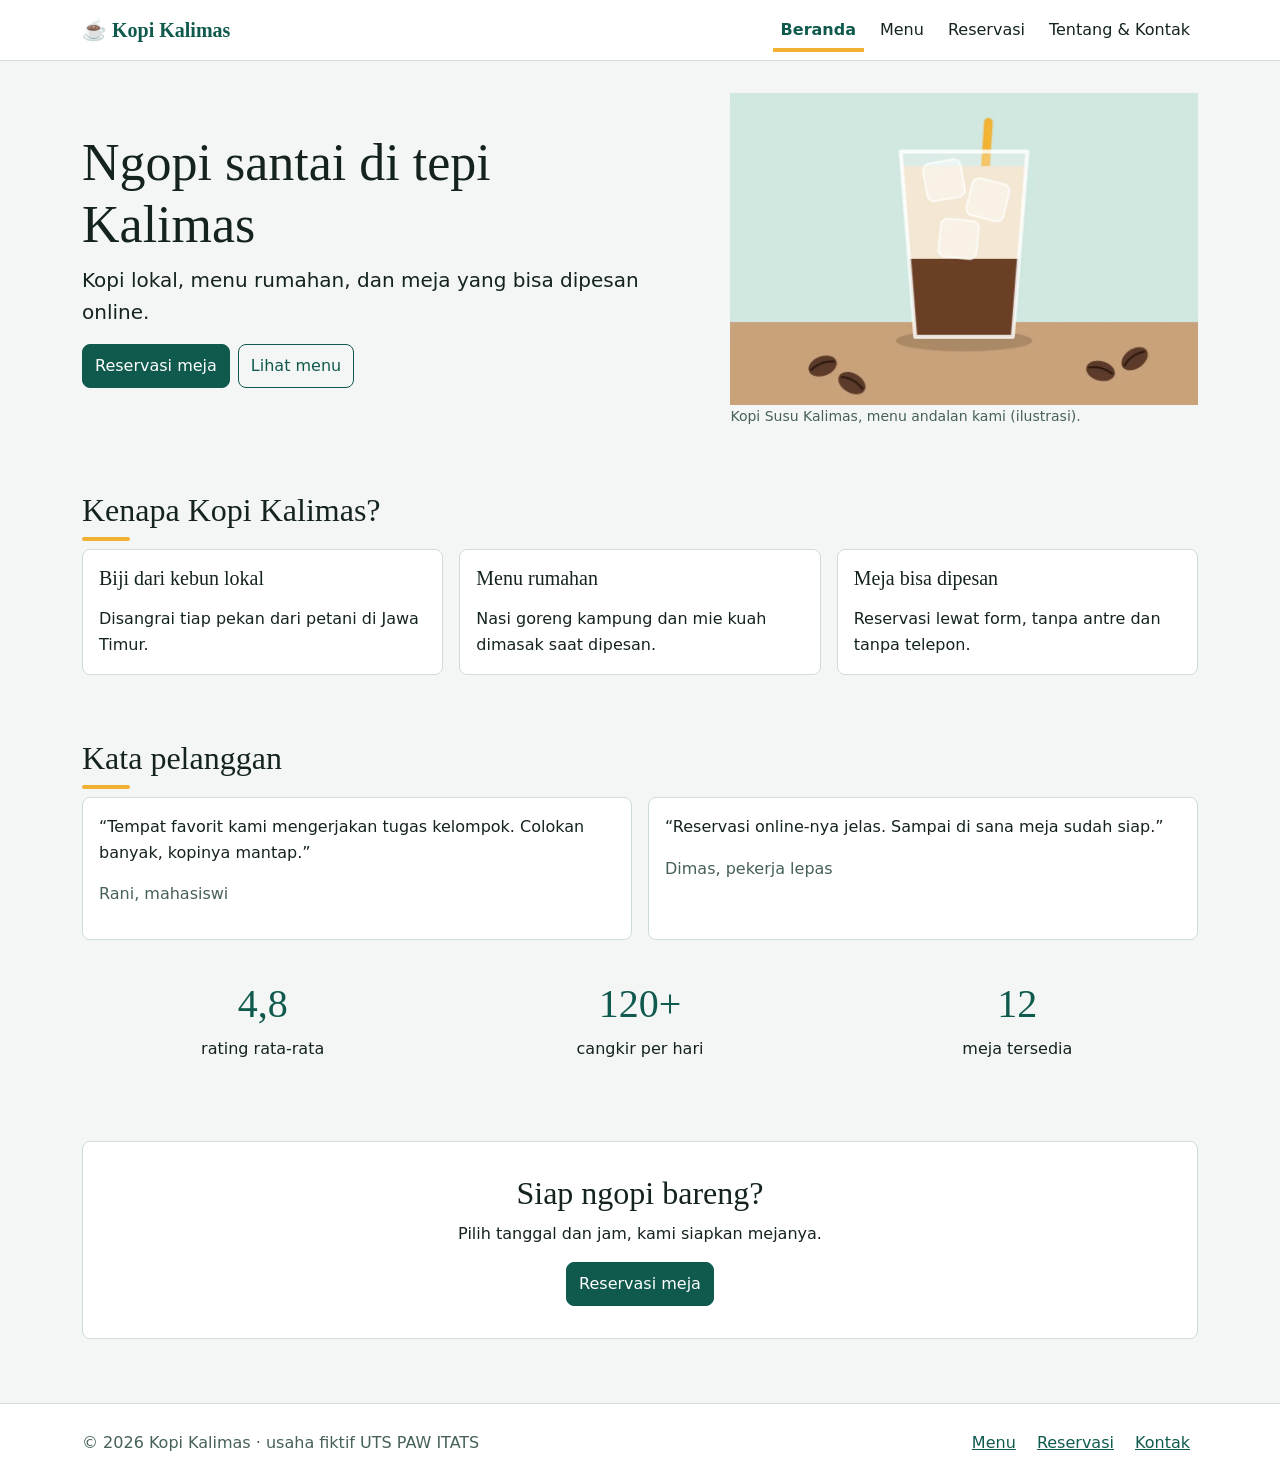
<file: uts-paw-kopi-kalimas/index.html>
<!doctype html>
<html lang="id">
<head>
<meta charset="utf-8">
<meta name="viewport" content="width=device-width, initial-scale=1">
<title>Beranda | Kopi Kalimas</title>
<meta name="description" content="Kopi Kalimas: kedai kopi dan menu rumahan di tepi Kalimas Surabaya. Lihat menu dan reservasi meja online.">
<link href="https://cdn.jsdelivr.net/npm/bootstrap@5.3.3/dist/css/bootstrap.min.css" rel="stylesheet">
<link href="css/style.css" rel="stylesheet">
</head>
<body>
<a class="skip-link" href="#konten">Lewati ke konten utama</a>
<header class="site-header">
<nav class="navbar navbar-expand-md" aria-label="Navigasi utama">
<div class="container">
<a class="navbar-brand" href="index.html"><span aria-hidden="true">☕</span>&nbsp;Kopi Kalimas</a>
<button class="navbar-toggler" type="button" data-bs-toggle="collapse" data-bs-target="#menu" aria-controls="menu" aria-expanded="false" aria-label="Buka menu navigasi"><span class="navbar-toggler-icon"></span></button>
<div class="collapse navbar-collapse" id="menu">
<ul class="navbar-nav ms-auto">
<li class="nav-item"><a class="nav-link" href="index.html" aria-current="page">Beranda</a></li>
<li class="nav-item"><a class="nav-link" href="katalog.html">Menu</a></li>
<li class="nav-item"><a class="nav-link" href="reservasi.html">Reservasi</a></li>
<li class="nav-item"><a class="nav-link" href="tentang.html">Tentang &amp; Kontak</a></li>
</ul>
</div>
</div>
</nav>
</header>
<main id="konten" tabindex="-1">
<section class="hero container">
<div class="hero-text">
<h1>Ngopi santai di tepi Kalimas</h1>
<p class="lead">Kopi lokal, menu rumahan, dan meja yang bisa dipesan online.</p>
<div class="d-flex flex-wrap gap-2">
<a class="btn btn-primary" href="reservasi.html">Reservasi meja</a>
<a class="btn btn-outline-primary" href="katalog.html">Lihat menu</a>
</div>
</div>
<figure class="hero-media">
<img src="img/kopi-susu-960.webp" srcset="img/kopi-susu-480.webp 480w, img/kopi-susu-960.webp 960w" sizes="(min-width: 64em) 40vw, (min-width: 48em) 45vw, 100vw" width="960" height="640" alt="Segelas kopi susu gula aren dengan es batu dan sedotan kuning">
<figcaption>Kopi Susu Kalimas, menu andalan kami (ilustrasi).</figcaption>
</figure>
</section>
<section class="container section">
<h2 class="section-title">Kenapa Kopi Kalimas?</h2>
<div class="row row-cols-1 row-cols-md-3 g-3">
<div class="col"><article class="card h-100"><div class="card-body"><h3 class="card-title h5">Biji dari kebun lokal</h3><p class="card-text">Disangrai tiap pekan dari petani di Jawa Timur.</p></div></article></div>
<div class="col"><article class="card h-100"><div class="card-body"><h3 class="card-title h5">Menu rumahan</h3><p class="card-text">Nasi goreng kampung dan mie kuah dimasak saat dipesan.</p></div></article></div>
<div class="col"><article class="card h-100"><div class="card-body"><h3 class="card-title h5">Meja bisa dipesan</h3><p class="card-text">Reservasi lewat form, tanpa antre dan tanpa telepon.</p></div></article></div>
</div>
</section>
<section class="container section">
<h2 class="section-title">Kata pelanggan</h2>
<div class="row g-3">
<div class="col-md-6"><blockquote class="card card-body h-100"><p>“Tempat favorit kami mengerjakan tugas kelompok. Colokan banyak, kopinya mantap.”</p><footer>Rani, mahasiswi</footer></blockquote></div>
<div class="col-md-6"><blockquote class="card card-body h-100"><p>“Reservasi online-nya jelas. Sampai di sana meja sudah siap.”</p><footer>Dimas, pekerja lepas</footer></blockquote></div>
</div>
<div class="row row-cols-3 g-3 text-center mt-3">
<div class="col"><p class="stat">4,8</p><p>rating rata-rata</p></div>
<div class="col"><p class="stat">120+</p><p>cangkir per hari</p></div>
<div class="col"><p class="stat">12</p><p>meja tersedia</p></div>
</div>
</section>
<section class="container section">
<div class="cta">
<h2>Siap ngopi bareng?</h2>
<p>Pilih tanggal dan jam, kami siapkan mejanya.</p>
<a class="btn btn-primary" href="reservasi.html">Reservasi meja</a>
</div>
</section>
</main>
<footer class="site-footer">
<div class="container d-flex flex-wrap justify-content-between align-items-center">
<p class="mb-0">© 2026 Kopi Kalimas · usaha fiktif UTS PAW ITATS</p>
<p class="mb-0"><a href="katalog.html">Menu</a> <a href="reservasi.html">Reservasi</a> <a href="tentang.html">Kontak</a></p>
</div>
</footer>
<script src="https://cdn.jsdelivr.net/npm/bootstrap@5.3.3/dist/js/bootstrap.bundle.min.js"></script>
</body>
</html>
</file>
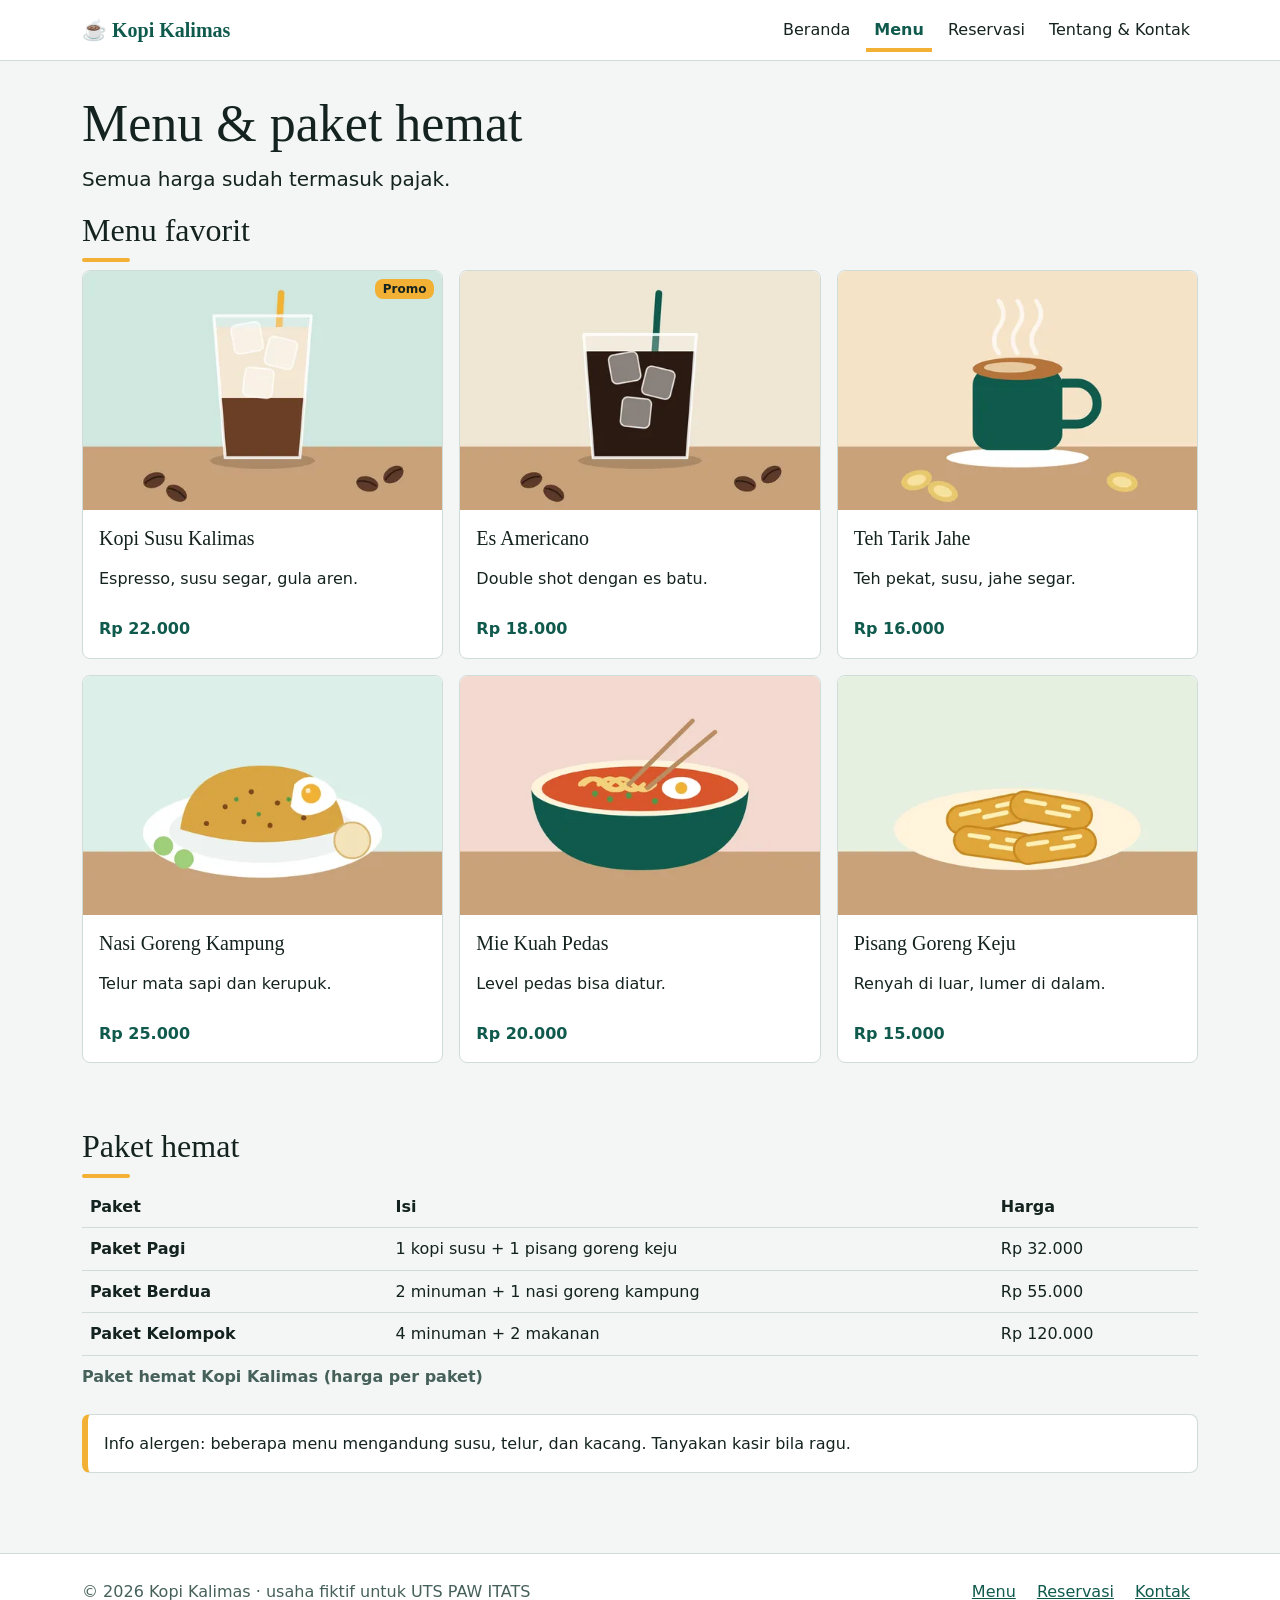
<file: uts-paw-kopi-kalimas/katalog.html>
<!doctype html>
<html lang="id">
<head>
<meta charset="utf-8">
<meta name="viewport" content="width=device-width, initial-scale=1">
<title>Menu & Paket Hemat | Kopi Kalimas</title>
<meta name="description" content="Daftar menu minuman dan makanan Kopi Kalimas lengkap dengan harga dan paket hemat.">
<link href="https://cdn.jsdelivr.net/npm/bootstrap@5.3.3/dist/css/bootstrap.min.css" rel="stylesheet">
<link href="css/style.css" rel="stylesheet">
</head>
<body>
<a class="skip-link" href="#konten">Lewati ke konten utama</a>
<header class="site-header">
<nav class="navbar navbar-expand-md" aria-label="Navigasi utama">
<div class="container">
<a class="navbar-brand" href="index.html"><span aria-hidden="true">☕</span>&nbsp;Kopi Kalimas</a>
<button class="navbar-toggler" type="button" data-bs-toggle="collapse" data-bs-target="#menu" aria-controls="menu" aria-expanded="false" aria-label="Buka menu navigasi"><span class="navbar-toggler-icon"></span></button>
<div class="collapse navbar-collapse" id="menu">
<ul class="navbar-nav ms-auto">
<li class="nav-item"><a class="nav-link" href="index.html">Beranda</a></li>
<li class="nav-item"><a class="nav-link" href="katalog.html" aria-current="page">Menu</a></li>
<li class="nav-item"><a class="nav-link" href="reservasi.html">Reservasi</a></li>
<li class="nav-item"><a class="nav-link" href="tentang.html">Tentang &amp; Kontak</a></li>
</ul>
</div>
</div>
</nav>
</header>
<main id="konten" tabindex="-1">
<section class="container section">
<h1>Menu &amp; paket hemat</h1>
<p class="lead">Semua harga sudah termasuk pajak.</p>
<h2 class="section-title">Menu favorit</h2>
<div class="gallery">
<article class="card"><div class="card-media"><img src="img/kopi-susu-480.webp" srcset="img/kopi-susu-480.webp 480w, img/kopi-susu-960.webp 960w" sizes="(min-width: 64em) 30vw, (min-width: 48em) 45vw, 100vw" width="480" height="320" loading="lazy" alt="Segelas kopi susu gula aren dengan es batu dan sedotan kuning"><span class="badge badge-promo">Promo</span></div><div class="card-body"><h3 class="card-title h5">Kopi Susu Kalimas</h3><p class="card-text">Espresso, susu segar, gula aren.</p><p class="price">Rp 22.000</p></div></article>
<article class="card"><div class="card-media"><img src="img/es-americano-480.webp" srcset="img/es-americano-480.webp 480w, img/es-americano-960.webp 960w" sizes="(min-width: 64em) 30vw, (min-width: 48em) 45vw, 100vw" width="480" height="320" loading="lazy" alt="Segelas es americano hitam dengan es batu"></div><div class="card-body"><h3 class="card-title h5">Es Americano</h3><p class="card-text">Double shot dengan es batu.</p><p class="price">Rp 18.000</p></div></article>
<article class="card"><div class="card-media"><img src="img/teh-tarik-jahe-480.webp" srcset="img/teh-tarik-jahe-480.webp 480w, img/teh-tarik-jahe-960.webp 960w" sizes="(min-width: 64em) 30vw, (min-width: 48em) 45vw, 100vw" width="480" height="320" loading="lazy" alt="Cangkir teh tarik jahe yang masih mengepul"></div><div class="card-body"><h3 class="card-title h5">Teh Tarik Jahe</h3><p class="card-text">Teh pekat, susu, jahe segar.</p><p class="price">Rp 16.000</p></div></article>
<article class="card"><div class="card-media"><img src="img/nasi-goreng-480.webp" srcset="img/nasi-goreng-480.webp 480w, img/nasi-goreng-960.webp 960w" sizes="(min-width: 64em) 30vw, (min-width: 48em) 45vw, 100vw" width="480" height="320" loading="lazy" alt="Sepiring nasi goreng dengan telur mata sapi dan kerupuk"></div><div class="card-body"><h3 class="card-title h5">Nasi Goreng Kampung</h3><p class="card-text">Telur mata sapi dan kerupuk.</p><p class="price">Rp 25.000</p></div></article>
<article class="card"><div class="card-media"><img src="img/mie-kuah-480.webp" srcset="img/mie-kuah-480.webp 480w, img/mie-kuah-960.webp 960w" sizes="(min-width: 64em) 30vw, (min-width: 48em) 45vw, 100vw" width="480" height="320" loading="lazy" alt="Semangkuk mie kuah merah dengan telur dan sumpit"></div><div class="card-body"><h3 class="card-title h5">Mie Kuah Pedas</h3><p class="card-text">Level pedas bisa diatur.</p><p class="price">Rp 20.000</p></div></article>
<article class="card"><div class="card-media"><img src="img/pisang-goreng-480.webp" srcset="img/pisang-goreng-480.webp 480w, img/pisang-goreng-960.webp 960w" sizes="(min-width: 64em) 30vw, (min-width: 48em) 45vw, 100vw" width="480" height="320" loading="lazy" alt="Sepiring pisang goreng bertabur keju"></div><div class="card-body"><h3 class="card-title h5">Pisang Goreng Keju</h3><p class="card-text">Renyah di luar, lumer di dalam.</p><p class="price">Rp 15.000</p></div></article>
</div>
</section>
<section class="container section">
<h2 class="section-title">Paket hemat</h2>
<div class="table-responsive">
<table class="table">
<caption>Paket hemat Kopi Kalimas (harga per paket)</caption>
<thead><tr><th scope="col">Paket</th><th scope="col">Isi</th><th scope="col">Harga</th></tr></thead>
<tbody>
<tr><th scope="row">Paket Pagi</th><td>1 kopi susu + 1 pisang goreng keju</td><td>Rp 32.000</td></tr>
<tr><th scope="row">Paket Berdua</th><td>2 minuman + 1 nasi goreng kampung</td><td>Rp 55.000</td></tr>
<tr><th scope="row">Paket Kelompok</th><td>4 minuman + 2 makanan</td><td>Rp 120.000</td></tr>
</tbody>
</table>
</div>
<aside class="alert alert-warning" role="note">Info alergen: beberapa menu mengandung susu, telur, dan kacang. Tanyakan kasir bila ragu.</aside>
</section>
</main>
<footer class="site-footer">
<div class="container d-flex flex-wrap justify-content-between align-items-center">
<p class="mb-0">© 2026 Kopi Kalimas · usaha fiktif untuk UTS PAW ITATS</p>
<p class="mb-0"><a href="katalog.html">Menu</a> <a href="reservasi.html">Reservasi</a> <a href="tentang.html">Kontak</a></p>
</div>
</footer>
<script src="https://cdn.jsdelivr.net/npm/bootstrap@5.3.3/dist/js/bootstrap.bundle.min.js"></script>
</body>
</html>
</file>
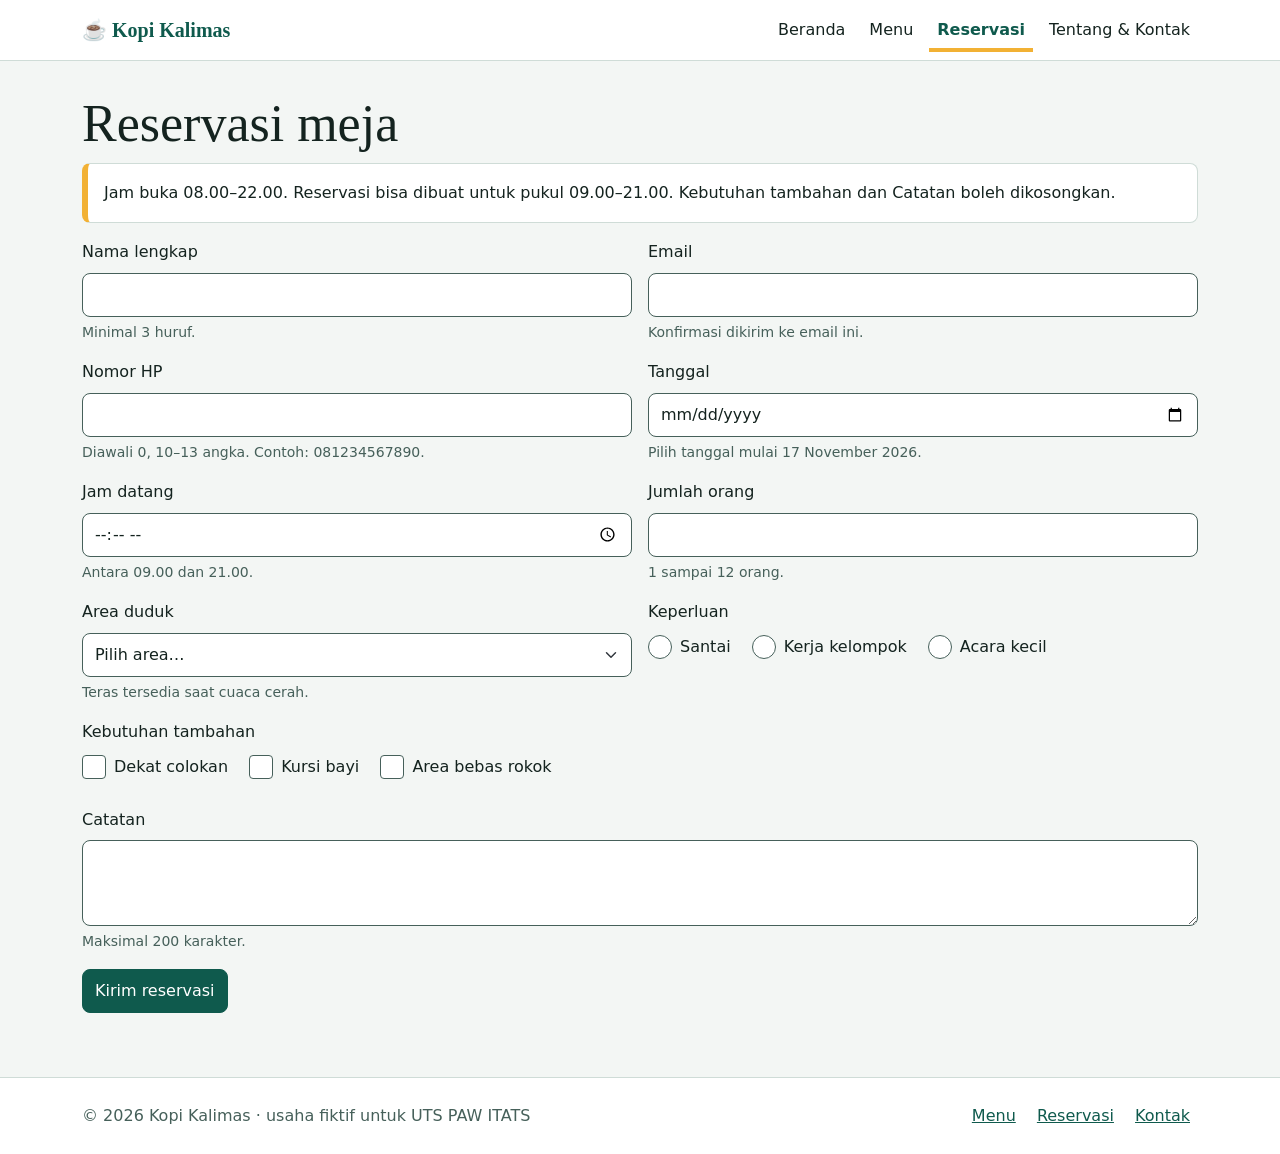
<file: uts-paw-kopi-kalimas/reservasi.html>
<!doctype html>
<html lang="id">
<head>
<meta charset="utf-8">
<meta name="viewport" content="width=device-width, initial-scale=1">
<title>Reservasi Meja | Kopi Kalimas</title>
<meta name="description" content="Form reservasi meja Kopi Kalimas: pilih tanggal, jam, jumlah orang, dan area duduk.">
<link href="https://cdn.jsdelivr.net/npm/bootstrap@5.3.3/dist/css/bootstrap.min.css" rel="stylesheet">
<link href="css/style.css" rel="stylesheet">
</head>
<body>
<a class="skip-link" href="#konten">Lewati ke konten utama</a>
<header class="site-header">
<nav class="navbar navbar-expand-md" aria-label="Navigasi utama">
<div class="container">
<a class="navbar-brand" href="index.html"><span aria-hidden="true">☕</span>&nbsp;Kopi Kalimas</a>
<button class="navbar-toggler" type="button" data-bs-toggle="collapse" data-bs-target="#menu" aria-controls="menu" aria-expanded="false" aria-label="Buka menu navigasi"><span class="navbar-toggler-icon"></span></button>
<div class="collapse navbar-collapse" id="menu">
<ul class="navbar-nav ms-auto">
<li class="nav-item"><a class="nav-link" href="index.html">Beranda</a></li>
<li class="nav-item"><a class="nav-link" href="katalog.html">Menu</a></li>
<li class="nav-item"><a class="nav-link" href="reservasi.html" aria-current="page">Reservasi</a></li>
<li class="nav-item"><a class="nav-link" href="tentang.html">Tentang &amp; Kontak</a></li>
</ul>
</div>
</div>
</nav>
</header>
<main id="konten" tabindex="-1">
<section class="container section">
<h1>Reservasi meja</h1>
<p class="alert alert-info">Jam buka 08.00–22.00. Reservasi bisa dibuat untuk pukul 09.00–21.00. Kebutuhan tambahan dan Catatan boleh dikosongkan.</p>
<form class="row g-3" method="get" action="terima-kasih.html">
<div class="col-md-6"><label class="form-label" for="nama">Nama lengkap</label><input class="form-control" id="nama" name="nama" type="text" autocomplete="name" required minlength="3" aria-describedby="h-nama"><div id="h-nama" class="form-text">Minimal 3 huruf.</div></div>
<div class="col-md-6"><label class="form-label" for="email">Email</label><input class="form-control" id="email" name="email" type="email" autocomplete="email" inputmode="email" required aria-describedby="h-email"><div id="h-email" class="form-text">Konfirmasi dikirim ke email ini.</div></div>
<div class="col-md-6"><label class="form-label" for="telepon">Nomor HP</label><input class="form-control" id="telepon" name="telepon" type="tel" autocomplete="tel" inputmode="tel" required pattern="0[0-9]{9,12}" aria-describedby="h-telepon"><div id="h-telepon" class="form-text">Diawali 0, 10–13 angka. Contoh: 081234567890.</div></div>
<div class="col-md-6"><label class="form-label" for="tanggal">Tanggal</label><input class="form-control" id="tanggal" name="tanggal" type="date" autocomplete="off" required min="2026-11-17" max="2027-06-30" aria-describedby="h-tanggal"><div id="h-tanggal" class="form-text">Pilih tanggal mulai 17 November 2026.</div></div>
<div class="col-md-6"><label class="form-label" for="jam">Jam datang</label><input class="form-control" id="jam" name="jam" type="time" autocomplete="off" required min="09:00" max="21:00" step="1800" aria-describedby="h-jam"><div id="h-jam" class="form-text">Antara 09.00 dan 21.00.</div></div>
<div class="col-md-6"><label class="form-label" for="jumlah">Jumlah orang</label><input class="form-control" id="jumlah" name="jumlah" type="number" autocomplete="off" inputmode="numeric" required min="1" max="12" aria-describedby="h-jumlah"><div id="h-jumlah" class="form-text">1 sampai 12 orang.</div></div>
<div class="col-md-6"><label class="form-label" for="area">Area duduk</label><select class="form-select" id="area" name="area" required aria-describedby="h-area"><option value="">Pilih area…</option><option>Dalam ruangan (AC)</option><option>Teras tepi sungai</option><option>Lantai 2</option></select><div id="h-area" class="form-text">Teras tersedia saat cuaca cerah.</div></div>
<fieldset class="col-md-6"><legend class="form-label fs-6">Keperluan</legend>
<div class="form-check form-check-inline"><input class="form-check-input" type="radio" name="perlu" id="perlu-santai" value="santai" required><label class="form-check-label" for="perlu-santai">Santai</label></div> <div class="form-check form-check-inline"><input class="form-check-input" type="radio" name="perlu" id="perlu-kerja" value="kerja" ><label class="form-check-label" for="perlu-kerja">Kerja kelompok</label></div> <div class="form-check form-check-inline"><input class="form-check-input" type="radio" name="perlu" id="perlu-acara" value="acara" ><label class="form-check-label" for="perlu-acara">Acara kecil</label></div>
</fieldset>
<fieldset class="col-12"><legend class="form-label fs-6">Kebutuhan tambahan</legend>
<div class="form-check form-check-inline"><input class="form-check-input" type="checkbox" name="extra" id="extra-colokan" value="colokan" ><label class="form-check-label" for="extra-colokan">Dekat colokan</label></div> <div class="form-check form-check-inline"><input class="form-check-input" type="checkbox" name="extra" id="extra-kursibayi" value="kursibayi" ><label class="form-check-label" for="extra-kursibayi">Kursi bayi</label></div> <div class="form-check form-check-inline"><input class="form-check-input" type="checkbox" name="extra" id="extra-nonrokok" value="nonrokok" ><label class="form-check-label" for="extra-nonrokok">Area bebas rokok</label></div>
</fieldset>
<div class="col-12"><label class="form-label" for="catatan">Catatan</label><textarea class="form-control" id="catatan" name="catatan" rows="3" maxlength="200" aria-describedby="h-catatan"></textarea><div id="h-catatan" class="form-text">Maksimal 200 karakter.</div></div>
<div class="col-12"><button class="btn btn-primary" type="submit">Kirim reservasi</button></div>
</form>
</section>
</main>
<footer class="site-footer">
<div class="container d-flex flex-wrap justify-content-between align-items-center">
<p class="mb-0">© 2026 Kopi Kalimas · usaha fiktif untuk UTS PAW ITATS</p>
<p class="mb-0"><a href="katalog.html">Menu</a> <a href="reservasi.html">Reservasi</a> <a href="tentang.html">Kontak</a></p>
</div>
</footer>
<script src="https://cdn.jsdelivr.net/npm/bootstrap@5.3.3/dist/js/bootstrap.bundle.min.js"></script>
</body>
</html>
</file>
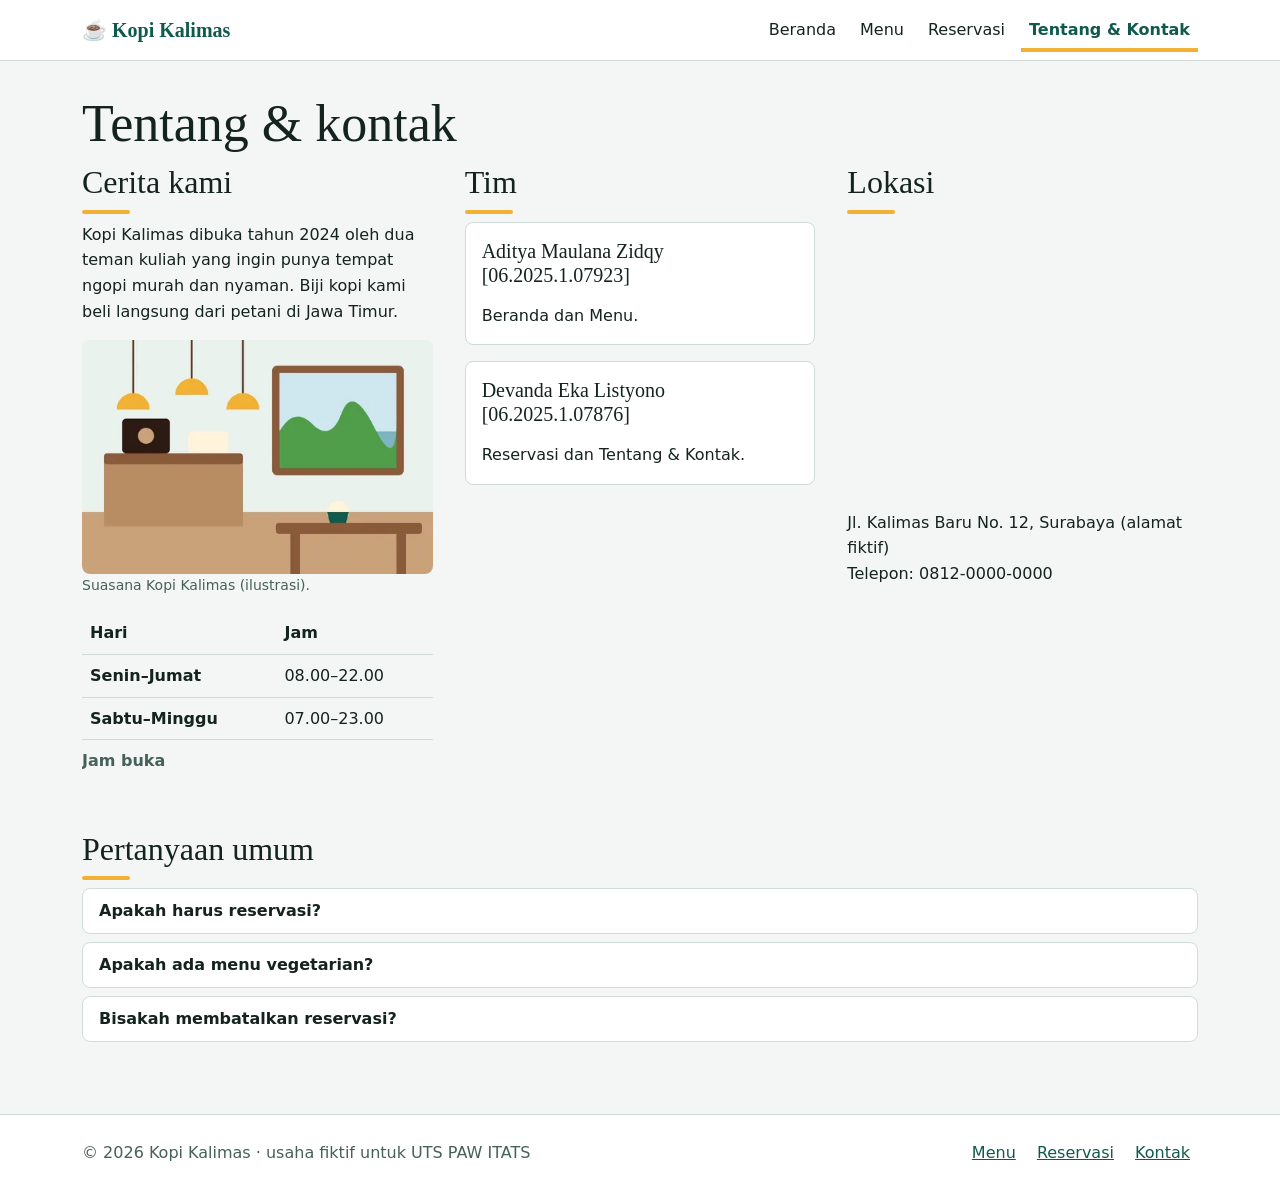
<file: uts-paw-kopi-kalimas/tentang.html>
<!doctype html>
<html lang="id">
<head>
<meta charset="utf-8">
<meta name="viewport" content="width=device-width, initial-scale=1">
<title>Tentang & Kontak | Kopi Kalimas</title>
<meta name="description" content="Cerita, tim, jam buka, lokasi, dan pertanyaan umum seputar Kopi Kalimas.">
<link href="https://cdn.jsdelivr.net/npm/bootstrap@5.3.3/dist/css/bootstrap.min.css" rel="stylesheet">
<link href="css/style.css" rel="stylesheet">
</head>
<body>
<a class="skip-link" href="#konten">Lewati ke konten utama</a>
<header class="site-header">
<nav class="navbar navbar-expand-md" aria-label="Navigasi utama">
<div class="container">
<a class="navbar-brand" href="index.html"><span aria-hidden="true">☕</span>&nbsp;Kopi Kalimas</a>
<button class="navbar-toggler" type="button" data-bs-toggle="collapse" data-bs-target="#menu" aria-controls="menu" aria-expanded="false" aria-label="Buka menu navigasi"><span class="navbar-toggler-icon"></span></button>
<div class="collapse navbar-collapse" id="menu">
<ul class="navbar-nav ms-auto">
<li class="nav-item"><a class="nav-link" href="index.html">Beranda</a></li>
<li class="nav-item"><a class="nav-link" href="katalog.html">Menu</a></li>
<li class="nav-item"><a class="nav-link" href="reservasi.html">Reservasi</a></li>
<li class="nav-item"><a class="nav-link" href="tentang.html" aria-current="page">Tentang &amp; Kontak</a></li>
</ul>
</div>
</div>
</nav>
</header>
<main id="konten" tabindex="-1">
<div class="container section">
<h1>Tentang &amp; kontak</h1>
<div class="layout">
<section class="area-profil">
<h2 class="section-title">Cerita kami</h2>
<p>Kopi Kalimas dibuka tahun 2024 oleh dua teman kuliah yang ingin punya tempat ngopi murah dan nyaman. Biji kopi kami beli langsung dari petani di Jawa Timur.</p>
<figure><img src="img/suasana-kedai-960.webp" srcset="img/suasana-kedai-480.webp 480w, img/suasana-kedai-960.webp 960w" sizes="(min-width: 64em) 30vw, (min-width: 48em) 45vw, 100vw" width="960" height="640" loading="lazy" alt="Suasana kedai: meja kasir, lampu gantung, dan jendela menghadap sungai"><figcaption>Suasana Kopi Kalimas (ilustrasi).</figcaption></figure>
<div class="table-responsive">
<table class="table">
<caption>Jam buka</caption>
<thead><tr><th scope="col">Hari</th><th scope="col">Jam</th></tr></thead>
<tbody><tr><th scope="row">Senin–Jumat</th><td>08.00–22.00</td></tr><tr><th scope="row">Sabtu–Minggu</th><td>07.00–23.00</td></tr></tbody>
</table>
</div>
</section>
<section class="area-tim">
<h2 class="section-title">Tim</h2>
<article class="card mb-3"><div class="card-body"><h3 class="card-title h5">Aditya Maulana Zidqy [06.2025.1.07923] </h3><p class="card-text">Beranda dan Menu.</p></div></article>
<article class="card"><div class="card-body"><h3 class="card-title h5">Devanda Eka Listyono [06.2025.1.07876] </h3><p class="card-text">Reservasi dan Tentang &amp; Kontak.</p></div></article>
</section>
<section class="area-lokasi">
<h2 class="section-title">Lokasi</h2>
<iframe title="Peta lokasi Kopi Kalimas di Surabaya" src="https://www.openstreetmap.org/export/embed.html?bbox=112.7308%2C-7.2775%2C112.7708%2C-7.2375&amp;layer=mapnik" width="600" height="400" loading="lazy"></iframe>
<address>Jl. Kalimas Baru No. 12, Surabaya (alamat fiktif)<br>Telepon: 0812-0000-0000</address>
</section>
<section class="area-faq">
<h2 class="section-title">Pertanyaan umum</h2>
<details><summary>Apakah harus reservasi?</summary><p>Tidak wajib, tetapi disarankan untuk akhir pekan dan rombongan lebih dari 4 orang.</p></details>
<details><summary>Apakah ada menu vegetarian?</summary><p>Ada. Pisang goreng keju dan semua minuman tanpa daging.</p></details>
<details><summary>Bisakah membatalkan reservasi?</summary><p>Bisa, hubungi kami lewat telepon paling lambat 2 jam sebelum jam datang.</p></details>
</section>
</div>
</div>
</main>
<footer class="site-footer">
<div class="container d-flex flex-wrap justify-content-between align-items-center">
<p class="mb-0">© 2026 Kopi Kalimas · usaha fiktif untuk UTS PAW ITATS</p>
<p class="mb-0"><a href="katalog.html">Menu</a> <a href="reservasi.html">Reservasi</a> <a href="tentang.html">Kontak</a></p>
</div>
</footer>
<script src="https://cdn.jsdelivr.net/npm/bootstrap@5.3.3/dist/js/bootstrap.bundle.min.js"></script>
</body>
</html>
</file>
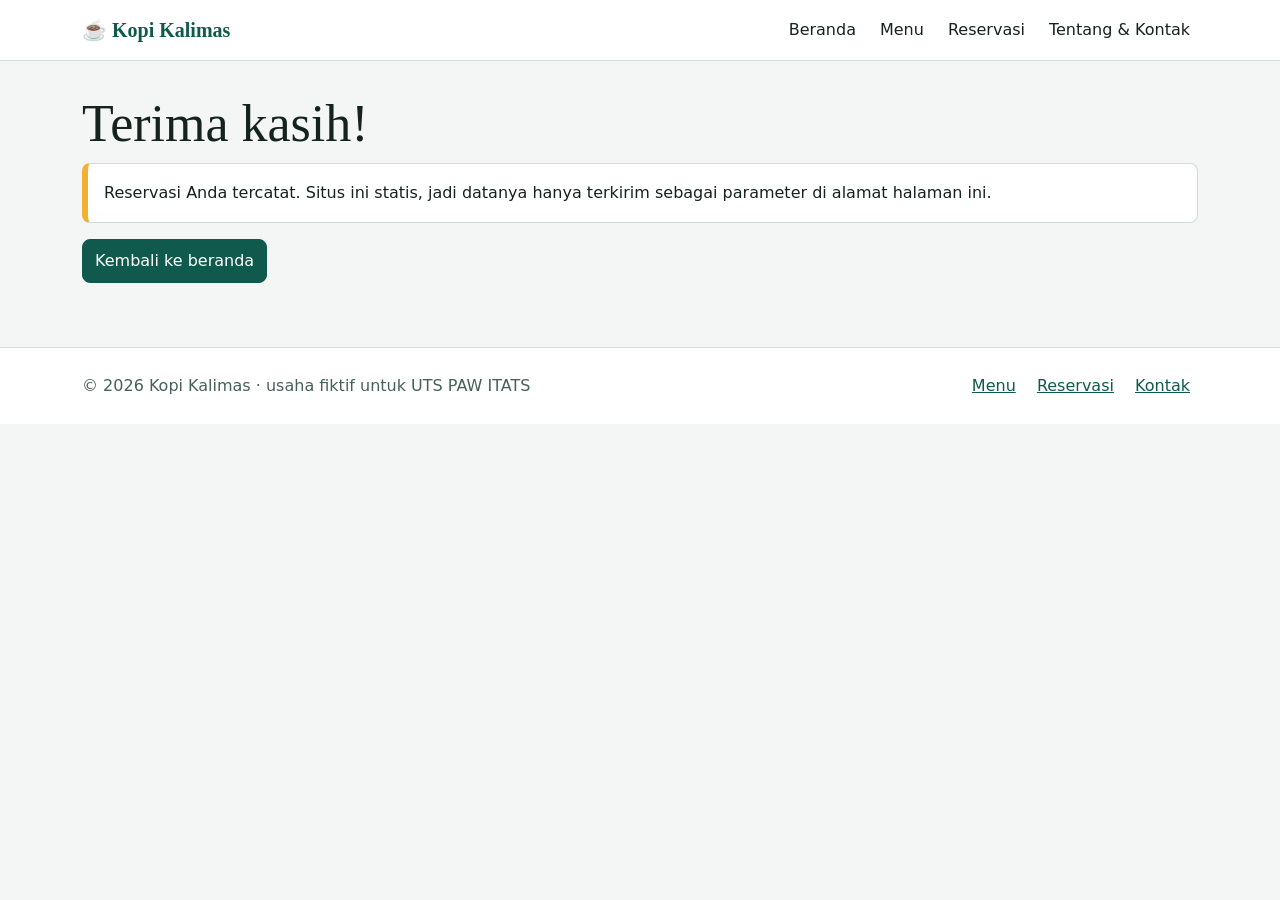
<file: uts-paw-kopi-kalimas/terima-kasih.html>
<!doctype html>
<html lang="id">
<head>
<meta charset="utf-8">
<meta name="viewport" content="width=device-width, initial-scale=1">
<title>Terima Kasih | Kopi Kalimas</title>
<meta name="description" content="Reservasi Anda sudah kami terima.">
<link href="https://cdn.jsdelivr.net/npm/bootstrap@5.3.3/dist/css/bootstrap.min.css" rel="stylesheet">
<link href="css/style.css" rel="stylesheet">
</head>
<body>
<a class="skip-link" href="#konten">Lewati ke konten utama</a>
<header class="site-header">
<nav class="navbar navbar-expand-md" aria-label="Navigasi utama">
<div class="container">
<a class="navbar-brand" href="index.html"><span aria-hidden="true">☕</span>&nbsp;Kopi Kalimas</a>
<button class="navbar-toggler" type="button" data-bs-toggle="collapse" data-bs-target="#menu" aria-controls="menu" aria-expanded="false" aria-label="Buka menu navigasi"><span class="navbar-toggler-icon"></span></button>
<div class="collapse navbar-collapse" id="menu">
<ul class="navbar-nav ms-auto">
<li class="nav-item"><a class="nav-link" href="index.html">Beranda</a></li>
<li class="nav-item"><a class="nav-link" href="katalog.html">Menu</a></li>
<li class="nav-item"><a class="nav-link" href="reservasi.html">Reservasi</a></li>
<li class="nav-item"><a class="nav-link" href="tentang.html">Tentang &amp; Kontak</a></li>
</ul>
</div>
</div>
</nav>
</header>
<main id="konten" tabindex="-1">
<section class="container section">
<h1>Terima kasih!</h1>
<p class="alert alert-info">Reservasi Anda tercatat. Situs ini statis, jadi datanya hanya terkirim sebagai parameter di alamat halaman ini.</p>
<a class="btn btn-primary" href="index.html">Kembali ke beranda</a>
</section>
</main>
<footer class="site-footer">
<div class="container d-flex flex-wrap justify-content-between align-items-center">
<p class="mb-0">© 2026 Kopi Kalimas · usaha fiktif untuk UTS PAW ITATS</p>
<p class="mb-0"><a href="katalog.html">Menu</a> <a href="reservasi.html">Reservasi</a> <a href="tentang.html">Kontak</a></p>
</div>
</footer>
<script src="https://cdn.jsdelivr.net/npm/bootstrap@5.3.3/dist/js/bootstrap.bundle.min.js"></script>
</body>
</html>
</file>
<file: uts-paw-kopi-kalimas/css/style.css>
/* Kopi Kalimas · style.css — dimuat SETELAH Bootstrap 5.3 (kustomisasi via variabel --bs-*) */
:root{
  color-scheme:light dark;
  --c-bg:#f3f6f4; --c-surface:#fff; --c-text:#14231f; --c-muted:#46605a;
  --c-primary:#0f5a4d; --c-primary-d:#0a4036; --c-on-primary:#fff;
  --c-accent:#f2b134; --c-on-accent:#14231f;
  --c-border:#cfdcd7; --c-danger:#a4161a; --c-focus:#0b5cad; --c-invert:0;
  --font-head:"Palatino Linotype",Palatino,Georgia,serif;
  --font-body:system-ui,-apple-system,"Segoe UI",Roboto,sans-serif;
  --space-1:.5rem; --space-2:1rem; --space-3:2rem; --radius:.5rem;
  --bs-body-bg:var(--c-bg); --bs-body-color:var(--c-text); --bs-emphasis-color:var(--c-text);
  --bs-secondary-color:var(--c-muted); --bs-body-font-family:var(--font-body);
  --bs-border-color:var(--c-border); --bs-border-radius:var(--radius);
}
@media (prefers-color-scheme:dark){
  :root{
    --c-bg:#0e1a17; --c-surface:#162623; --c-text:#e8f1ee; --c-muted:#b7cbc5;
    --c-primary:#6fd1bb; --c-primary-d:#9be3d1; --c-on-primary:#0e1a17;
    --c-border:#2c423d; --c-danger:#ff9a9a; --c-focus:#8ec5ff; --c-invert:1;
  }
  .form-select{--bs-form-select-bg-img:url("data:image/svg+xml,%3csvg xmlns='http://www.w3.org/2000/svg' viewBox='0 0 16 16'%3e%3cpath fill='none' stroke='%23e8f1ee' stroke-linecap='round' stroke-linejoin='round' stroke-width='2' d='m2 5 6 6 6-6'/%3e%3c/svg%3e")}
}

/* Dark mode: tanda centang/radio Bootstrap bawaannya putih, kontrasnya rendah di atas hijau muda.
   Diganti warna gelap. Cara menimpa variabel --bs-form-check-bg-image dari dokumentasi Bootstrap 5.3 (Forms > Checks and radios). */
@media (prefers-color-scheme:dark){
  .form-check-input:checked[type=checkbox]{--bs-form-check-bg-image:url("data:image/svg+xml,%3csvg xmlns='http://www.w3.org/2000/svg' viewBox='0 0 20 20'%3e%3cpath fill='none' stroke='%230e1a17' stroke-linecap='round' stroke-linejoin='round' stroke-width='3' d='m6 10 3 3 6-6'/%3e%3c/svg%3e")}
  .form-check-input:checked[type=radio]{--bs-form-check-bg-image:url("data:image/svg+xml,%3csvg xmlns='http://www.w3.org/2000/svg' viewBox='-4 -4 8 8'%3e%3ccircle r='2' fill='%230e1a17'/%3e%3c/svg%3e")}
}

/* Reset & tipografi */
*,::before,::after{box-sizing:border-box}
body{font-family:var(--font-body);font-size:1rem;line-height:1.6}
h1,h2,h3{font-family:var(--font-head);line-height:1.2}
h1{font-size:clamp(1.9rem,1.2rem + 3.5vw,3.25rem)}
h2{font-size:clamp(1.4rem,1.1rem + 1.5vw,2rem)}
img{max-width:100%;height:auto}
a{color:var(--c-primary)}
a:hover{color:var(--c-primary-d)}
:is(a,button,input,select,textarea,summary,.btn,.form-control,.form-select,.form-check-input,.navbar-toggler):focus-visible{outline:.1875rem solid var(--c-focus);outline-offset:.125rem}
main:focus{outline:none}
.skip-link{display:inline-flex;align-items:center;min-height:2.75rem;position:absolute;top:-4rem;left:var(--space-1);z-index:2000;padding:var(--space-1) var(--space-2);background:var(--c-primary);color:var(--c-on-primary);border-radius:var(--radius)}
.skip-link:focus{top:var(--space-1)}
.section{padding-block:var(--space-3)}
.section-title::after{content:"";display:block;width:3rem;height:.25rem;margin-top:var(--space-1);background:var(--c-accent);border-radius:var(--radius)}

/* Header sticky + navbar (flex) */
.site-header{position:sticky;top:0;z-index:1030;background:var(--c-surface);border-bottom:1px solid var(--c-border)}
.navbar{--bs-navbar-color:var(--c-text);--bs-navbar-hover-color:var(--c-primary);--bs-navbar-brand-color:var(--c-primary);--bs-navbar-brand-hover-color:var(--c-primary-d)}
.navbar-brand{display:inline-flex;align-items:center;min-height:2.75rem;font-family:var(--font-head);font-weight:700}
.navbar-nav{gap:var(--space-1)}
.nav-link{display:flex;align-items:center;min-height:2.75rem}
.nav-link[aria-current="page"]{color:var(--c-primary);font-weight:700;box-shadow:inset 0 -.25rem 0 var(--c-accent)}
.navbar-toggler{min-width:2.75rem;min-height:2.75rem;border-color:var(--c-border)}
.navbar-toggler-icon{filter:invert(var(--c-invert))}

/* Tombol (kustomisasi komponen Bootstrap) */
.btn{display:inline-flex;align-items:center;justify-content:center;min-height:2.75rem}
.btn-primary{--bs-btn-bg:var(--c-primary);--bs-btn-border-color:var(--c-primary);--bs-btn-color:var(--c-on-primary);--bs-btn-hover-bg:var(--c-primary-d);--bs-btn-hover-border-color:var(--c-primary-d);--bs-btn-hover-color:var(--c-on-primary);--bs-btn-active-bg:var(--c-primary-d);--bs-btn-active-border-color:var(--c-primary-d);--bs-btn-active-color:var(--c-on-primary)}
.btn-outline-primary{--bs-btn-color:var(--c-primary);--bs-btn-border-color:var(--c-primary);--bs-btn-hover-bg:var(--c-primary);--bs-btn-hover-border-color:var(--c-primary);--bs-btn-hover-color:var(--c-on-primary);--bs-btn-active-bg:var(--c-primary);--bs-btn-active-border-color:var(--c-primary);--bs-btn-active-color:var(--c-on-primary)}

/* Hero: Grid dengan grid-template-areas */
.hero{display:grid;gap:var(--space-3);align-items:center;padding-block:var(--space-3);grid-template-areas:"teks" "gambar"}
.hero-text{grid-area:teks}
.hero-media{grid-area:gambar;margin:0}
figcaption{font-size:.875rem;color:var(--c-muted)}
.stat{margin:0;font-family:var(--font-head);font-size:clamp(1.75rem,1rem + 3vw,2.5rem);color:var(--c-primary)}
.cta{padding:var(--space-3);text-align:center;background:var(--c-surface);border:1px solid var(--c-border);border-radius:var(--radius)}

/* Kartu (flex) + galeri auto-fit */
.gallery{display:grid;gap:var(--space-2);grid-template-columns:repeat(auto-fit,minmax(min(100%,17rem),1fr))}
.card{background:var(--c-surface);color:var(--c-text);border:1px solid var(--c-border);border-radius:var(--radius);transition:border-color .2s}
.card:hover{border-color:var(--c-primary)}
.card-body{display:flex;flex-direction:column;align-items:flex-start;gap:var(--space-1)}
.card-media{position:relative}
.card-media img{display:block;width:100%;border-radius:var(--radius) var(--radius) 0 0}
.badge-promo{position:absolute;top:var(--space-1);right:var(--space-1);background:var(--c-accent);color:var(--c-on-accent)}
.price{margin:auto 0 0;font-weight:700;color:var(--c-primary)}
blockquote.card p{margin-bottom:var(--space-1)}
blockquote.card footer{color:var(--c-muted)}

/* Tabel & alert */
.table{--bs-table-bg:transparent;--bs-table-color:var(--c-text);--bs-table-border-color:var(--c-border)}
caption{color:var(--c-muted);font-weight:600}
.alert{--bs-alert-bg:var(--c-surface);--bs-alert-color:var(--c-text);--bs-alert-border-color:var(--c-border);border-left:.375rem solid var(--c-accent)}

/* Form */
.form-control,.form-select{min-height:2.75rem;background-color:var(--c-surface);color:var(--c-text);border-color:var(--c-muted)}
.form-control:user-invalid,.form-select:user-invalid,.form-check-input:user-invalid{border-color:var(--c-danger);box-shadow:0 0 0 .1875rem var(--c-danger)}
.form-check{display:inline-flex;align-items:center;gap:var(--space-1);min-height:2.75rem;padding-left:0}
.form-check .form-check-input{float:none;width:1.5rem;height:1.5rem;margin:0;background-color:var(--c-surface);border-color:var(--c-muted)}
.form-check-input:checked{background-color:var(--c-primary);border-color:var(--c-primary)}
legend.form-label{margin-bottom:0}
.form-check-label{display:flex;align-items:center;min-height:2.75rem}

/* Halaman Tentang: denah Grid berganti per breakpoint */
.layout{display:grid;gap:var(--space-3);grid-template-areas:"profil" "tim" "lokasi" "faq"}
.layout>*{min-width:0}
.area-profil{grid-area:profil}.area-tim{grid-area:tim}.area-lokasi{grid-area:lokasi}.area-faq{grid-area:faq}
.area-profil figure{margin:0 0 var(--space-2)}
.area-profil img{border-radius:var(--radius)}
.area-lokasi iframe{display:block;width:100%;height:18rem;border:0;border-radius:var(--radius)}
details{margin-bottom:var(--space-1);padding:0 var(--space-2);background:var(--c-surface);border:1px solid var(--c-border);border-radius:var(--radius)}
summary{display:flex;align-items:center;min-height:2.75rem;font-weight:600;cursor:pointer}

.site-footer{margin-top:var(--space-3);padding-block:var(--space-2);background:var(--c-surface);border-top:1px solid var(--c-border);color:var(--c-muted)}
.site-footer a{display:inline-flex;align-items:center;min-height:2.75rem;padding-inline:var(--space-1)}

/* Breakpoint (mobile-first): 48em dan 64em */
@media (min-width:48em){
  .hero{grid-template-columns:1fr 1fr;grid-template-areas:"teks gambar"}
  .layout{grid-template-columns:1fr 1fr;grid-template-areas:"profil lokasi" "tim lokasi" "faq faq"}
}
@media (min-width:64em){
  .hero{grid-template-columns:5fr 4fr;gap:4rem}
  .layout{grid-template-columns:1fr 1fr 1fr;grid-template-areas:"profil tim lokasi" "faq faq faq"}
}
@media (prefers-reduced-motion:reduce){
  .card{transition:none}
  html{scroll-behavior:auto}
}
</file>
